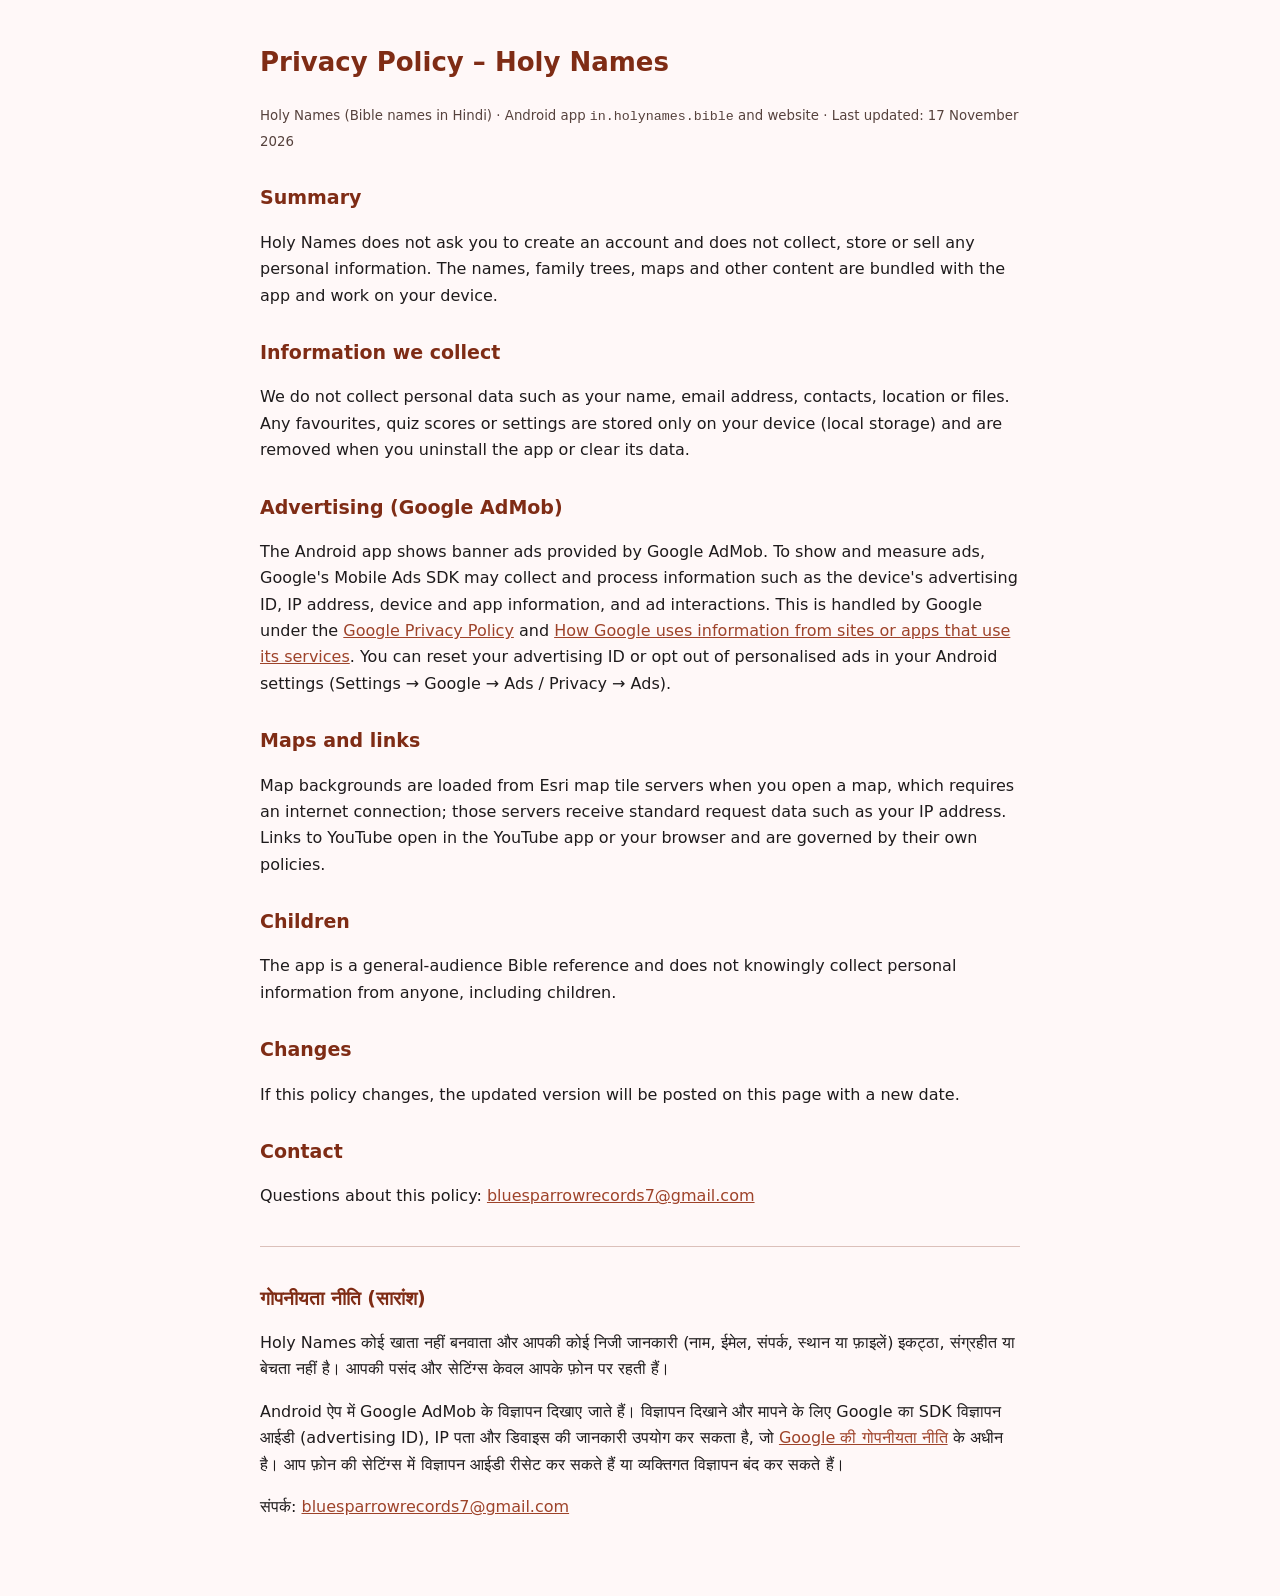
<file: bible-names/privacy.html>
<!doctype html>
<html lang="en"><head><meta charset="utf-8"><meta name="viewport" content="width=device-width,initial-scale=1">
<title>Privacy Policy – Holy Names</title>
<style>body{font:16px/1.65 system-ui,-apple-system,"Noto Sans Devanagari",sans-serif;max-width:760px;margin:0 auto;padding:24px 18px 60px;color:#1e1b1c;background:#fff8f8}h1{color:#7f2c15;font-size:26px}h2{color:#7f2c15;font-size:19px;margin-top:28px}a{color:#9e432a}.hi{border-top:1px solid #dcc0ba;margin-top:36px;padding-top:8px}small{color:#56423d}</style></head>
<body>
<h1>Privacy Policy – Holy Names</h1>
<small>Holy Names (Bible names in Hindi) · Android app <code>in.holynames.bible</code> and website · Last updated: 17 November 2026</small>

<h2>Summary</h2>
<p>Holy Names does not ask you to create an account and does not collect, store or sell any personal information. The names, family trees, maps and other content are bundled with the app and work on your device.</p>

<h2>Information we collect</h2>
<p>We do not collect personal data such as your name, email address, contacts, location or files. Any favourites, quiz scores or settings are stored only on your device (local storage) and are removed when you uninstall the app or clear its data.</p>

<h2>Advertising (Google AdMob)</h2>
<p>The Android app shows banner ads provided by Google AdMob. To show and measure ads, Google's Mobile Ads SDK may collect and process information such as the device's advertising ID, IP address, device and app information, and ad interactions. This is handled by Google under the <a href="https://policies.google.com/privacy">Google Privacy Policy</a> and <a href="https://policies.google.com/technologies/partner-sites">How Google uses information from sites or apps that use its services</a>. You can reset your advertising ID or opt out of personalised ads in your Android settings (Settings → Google → Ads / Privacy → Ads).</p>

<h2>Maps and links</h2>
<p>Map backgrounds are loaded from Esri map tile servers when you open a map, which requires an internet connection; those servers receive standard request data such as your IP address. Links to YouTube open in the YouTube app or your browser and are governed by their own policies.</p>

<h2>Children</h2>
<p>The app is a general-audience Bible reference and does not knowingly collect personal information from anyone, including children.</p>

<h2>Changes</h2>
<p>If this policy changes, the updated version will be posted on this page with a new date.</p>

<h2>Contact</h2>
<p>Questions about this policy: <a href="mailto:bluesparrowrecords7@gmail.com">bluesparrowrecords7@gmail.com</a></p>

<div class="hi" lang="hi">
<h2>गोपनीयता नीति (सारांश)</h2>
<p>Holy Names कोई खाता नहीं बनवाता और आपकी कोई निजी जानकारी (नाम, ईमेल, संपर्क, स्थान या फ़ाइलें) इकट्ठा, संग्रहीत या बेचता नहीं है। आपकी पसंद और सेटिंग्स केवल आपके फ़ोन पर रहती हैं।</p>
<p>Android ऐप में Google AdMob के विज्ञापन दिखाए जाते हैं। विज्ञापन दिखाने और मापने के लिए Google का SDK विज्ञापन आईडी (advertising ID), IP पता और डिवाइस की जानकारी उपयोग कर सकता है, जो <a href="https://policies.google.com/privacy">Google की गोपनीयता नीति</a> के अधीन है। आप फ़ोन की सेटिंग्स में विज्ञापन आईडी रीसेट कर सकते हैं या व्यक्तिगत विज्ञापन बंद कर सकते हैं।</p>
<p>संपर्क: <a href="mailto:bluesparrowrecords7@gmail.com">bluesparrowrecords7@gmail.com</a></p>
</div>
</body></html>
</file>
